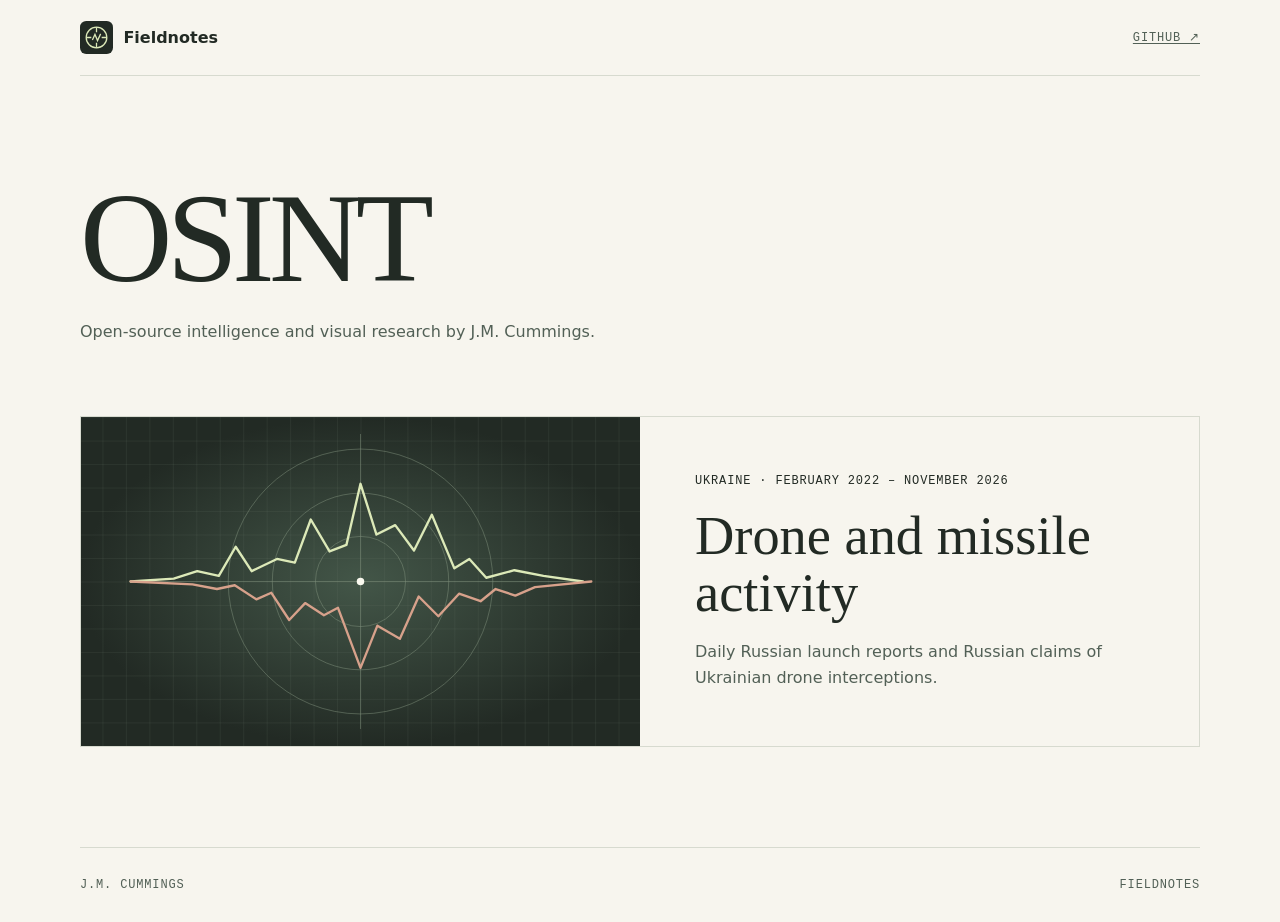
<file: docs/index.html>
<!doctype html>
<html lang="en">
<head>
  <meta charset="utf-8">
  <meta name="viewport" content="width=device-width, initial-scale=1">
  <meta name="description" content="Open-source intelligence and visual research by J.M. Cummings.">
  <meta name="theme-color" content="#f7f5ee">
  <title>OSINT · Fieldnotes</title>
  <link rel="icon" href="assets/mark.svg" type="image/svg+xml">
  <link rel="stylesheet" href="assets/site.css">
</head>
<body>
  <header class="top wrap">
    <a class="brand" href="./"><img src="assets/mark.svg" width="33" height="33" alt="">Fieldnotes</a>
    <a class="meta" href="https://github.com/jmcummings77/osint">GitHub ↗</a>
  </header>
  <main class="wrap">
    <section class="hero" aria-labelledby="page-title">
      <h1 id="page-title">OSINT</h1>
      <p>Open-source intelligence and visual research by J.M. Cummings.</p>
    </section>
    <a class="entry" href="ukraine-air-activity/">
      <div class="cover"><img src="assets/cover.svg" width="600" height="350" alt=""></div>
      <div class="entry-copy">
        <span class="meta">Ukraine · February 2022 – November 2026</span>
        <h2>Drone and missile activity</h2>
        <p>Daily Russian launch reports and Russian claims of Ukrainian drone interceptions.</p>
      </div>
    </a>
  </main>
  <footer class="foot wrap"><span>J.M. Cummings</span><span>Fieldnotes</span></footer>
</body>
</html>
</file>
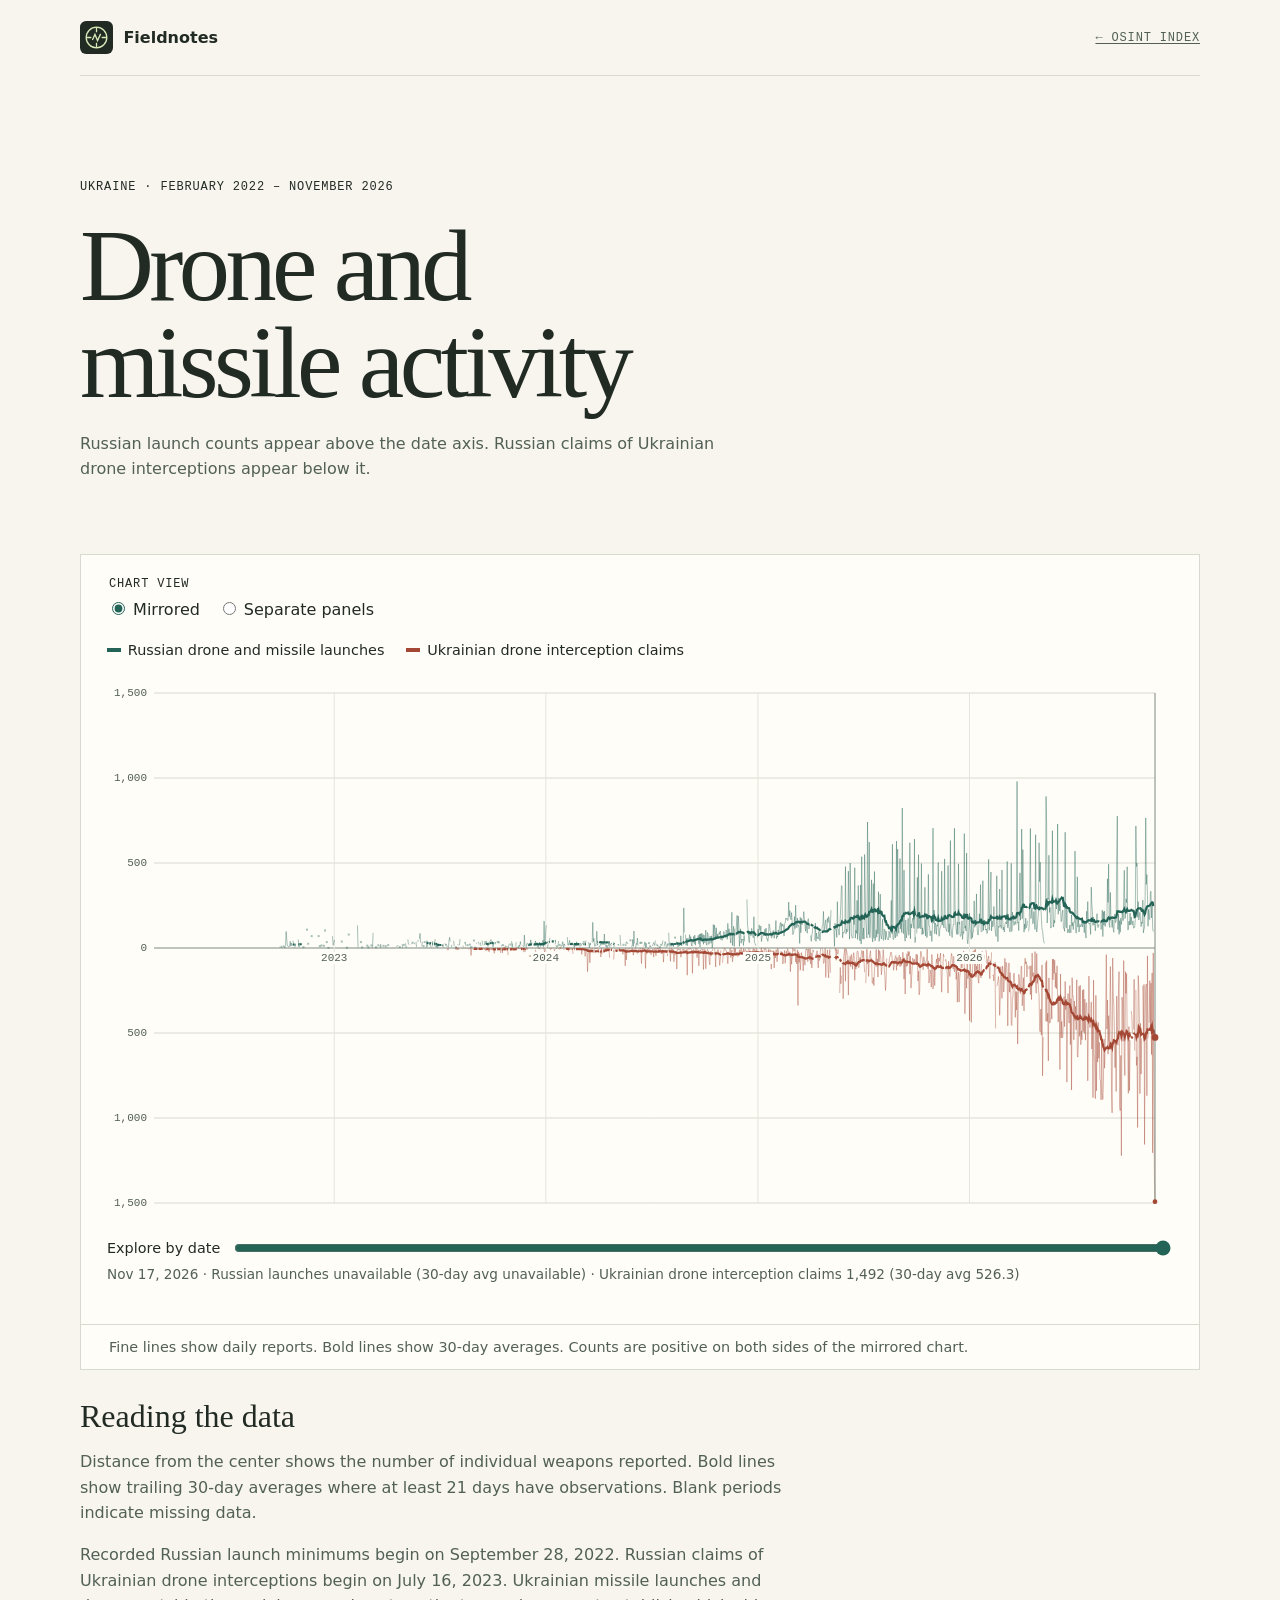
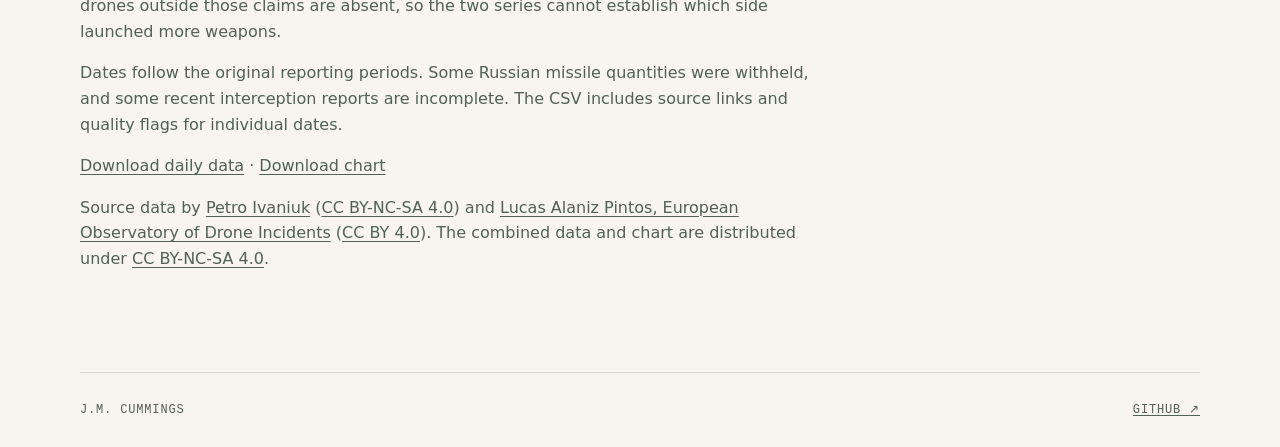
<file: docs/ukraine-air-activity/index.html>
<!doctype html>
<html lang="en">
<head>
  <meta charset="utf-8">
  <meta name="viewport" content="width=device-width, initial-scale=1">
  <meta name="description" content="Daily Russian launch reports and Russian claims of Ukrainian drone interceptions during the full-scale invasion of Ukraine.">
  <meta name="theme-color" content="#f7f5ee">
  <title>Drone and missile activity in Ukraine · Fieldnotes</title>
  <link rel="icon" href="../assets/mark.svg" type="image/svg+xml">
  <link rel="stylesheet" href="../assets/site.css">
  <script src="../assets/air-chart.js" defer></script>
</head>
<body>
  <header class="top wrap">
    <a class="brand" href="../"><img src="../assets/mark.svg" width="33" height="33" alt="">Fieldnotes</a>
    <a class="meta" href="../">← OSINT index</a>
  </header>
  <main class="wrap analysis">
    <header class="hero">
      <span class="meta">Ukraine · February 2022 – November 2026</span>
      <h1>Drone and missile activity</h1>
      <p>Russian launch counts appear above the date axis. Russian claims of Ukrainian drone interceptions appear below it.</p>
    </header>
    <figure class="chart" aria-labelledby="chart-description">
      <img data-static-chart src="daily_aerial_activity_mirrored.png" alt="Mirrored chart of daily Russian drone and missile launches and Russian claims of Ukrainian drone interceptions, with 30-day moving averages.">
      <div class="chart-interactive" data-air-chart hidden>
        <fieldset>
          <legend class="meta">Chart view</legend>
          <label><input type="radio" name="chart-view" value="mirrored" checked> Mirrored</label>
          <label><input type="radio" name="chart-view" value="panels"> Separate panels</label>
        </fieldset>
        <ul class="chart-key" aria-label="Chart legend">
          <li>Russian drone and missile launches</li>
          <li>Ukrainian drone interception claims</li>
        </ul>
        <canvas role="img" aria-label="Daily observations and 30-day moving averages. Use the date slider to read values."></canvas>
        <label class="date-label">Explore by date <input type="range" min="0" step="1"></label>
        <output></output>
      </div>
      <figcaption id="chart-description">Fine lines show daily reports. Bold lines show 30-day averages. Counts are positive on both sides of the mirrored chart.</figcaption>
    </figure>
    <section class="notes" aria-labelledby="methodology">
      <h2 id="methodology">Reading the data</h2>
      <p>Distance from the center shows the number of individual weapons reported. Bold lines show trailing 30-day averages where at least 21 days have observations. Blank periods indicate missing data.</p>
      <p>Recorded Russian launch minimums begin on September 28, 2022. Russian claims of Ukrainian drone interceptions begin on July 16, 2023. Ukrainian missile launches and drones outside those claims are absent, so the two series cannot establish which side launched more weapons.</p>
      <p>Dates follow the original reporting periods. Some Russian missile quantities were withheld, and some recent interception reports are incomplete. The CSV includes source links and quality flags for individual dates.</p>
      <p><a href="daily_aerial_activity_with_trends.csv" download>Download daily data</a> · <a href="daily_aerial_activity_mirrored.png" download>Download chart</a></p>
      <p>Source data by <a href="https://www.kaggle.com/datasets/piterfm/massive-missile-attacks-on-ukraine">Petro Ivaniuk</a> (<a href="https://creativecommons.org/licenses/by-nc-sa/4.0/">CC BY-NC-SA 4.0</a>) and <a href="https://doi.org/10.48320/F2CA4AE9-B2D3-4B0F-8F58-6CFBDE30D39F">Lucas Alaniz Pintos, European Observatory of Drone Incidents</a> (<a href="https://creativecommons.org/licenses/by/4.0/">CC BY 4.0</a>). The combined data and chart are distributed under <a href="https://creativecommons.org/licenses/by-nc-sa/4.0/">CC BY-NC-SA 4.0</a>.</p>
    </section>
  </main>
  <footer class="foot wrap"><span>J.M. Cummings</span><a href="https://github.com/jmcummings77/osint">GitHub ↗</a></footer>
</body>
</html>
</file>
<file: docs/assets/site.css>
:root {
  color-scheme: light;
  --paper: #f7f5ee;
  --ink: #222a24;
  --muted: #526056;
  --line: #d7dacf;
  --lime: #dce9b8;
  font-family: "Instrument Sans", system-ui, sans-serif;
  color: var(--ink);
  background: var(--paper);
}
* { box-sizing: border-box; }
body { margin: 0; }
a { color: inherit; text-underline-offset: .2em; }
a:focus-visible, button:focus-visible, summary:focus-visible { outline: 2px solid #3d6348; outline-offset: 5px; }
.wrap { width: min(1120px, calc(100% - 48px)); margin-inline: auto; }
.top, .foot { display: flex; align-items: center; justify-content: space-between; gap: 20px; }
.top { min-height: 76px; border-bottom: 1px solid var(--line); }
.brand { display: inline-flex; align-items: center; gap: .65rem; font-weight: 700; text-decoration: none; }
.brand img { width: 33px; height: 33px; }
.meta, .foot { font: .75rem/1.5 "IBM Plex Mono", ui-monospace, monospace; letter-spacing: .07em; text-transform: uppercase; }
.top > a:last-child, .foot { color: var(--muted); }
h1, h2 { font-family: "Instrument Serif", Georgia, serif; font-weight: 400; margin: 0; }
h1 { font-size: clamp(3.4rem, 10vw, 8rem); line-height: .94; letter-spacing: -.045em; }
h2 { font-size: clamp(2rem, 5vw, 3.4rem); line-height: 1.04; }
p { line-height: 1.6; }
.hero { padding: clamp(48px, 8vw, 110px) 0 clamp(32px, 6vw, 72px); }
.hero p { color: var(--muted); margin: 1.25rem 0 0; }
.hero .meta { display: block; margin-bottom: 22px; }
.entry { display: grid; grid-template-columns: minmax(0, 1fr) minmax(0, 1fr); min-height: 300px; border: 1px solid var(--line); text-decoration: none; }
.entry:hover h2 { text-decoration: underline; text-decoration-thickness: 1px; text-underline-offset: .16em; }
.entry-copy { padding: clamp(22px, 5vw, 55px); display: flex; flex-direction: column; gap: 18px; justify-content: center; }
.entry-copy p { margin: 0; color: var(--muted); }
.cover { position: relative; min-height: 235px; overflow: hidden; background: #222a24; display: grid; place-items: center; }
.cover img { width: 100%; height: 100%; max-height: 430px; object-fit: cover; }
.foot { margin-top: clamp(45px, 8vw, 100px); min-height: 75px; border-top: 1px solid var(--line); }
.analysis h1 { font-size: clamp(3.2rem, 8vw, 6.6rem); max-width: 13ch; }
.analysis .hero p { max-width: 64ch; }
.chart { border: 1px solid var(--line); background: #fffdf7; margin: 0; }
.chart img { display: block; width: 100%; height: auto; }
.chart figcaption { padding: 14px clamp(12px, 3vw, 28px); margin: 0; color: var(--muted); }
.chart figcaption { border-top: 1px solid var(--line); font-size: .9rem; }
.chart-interactive { padding: 20px clamp(10px, 3vw, 26px); }
.chart fieldset { border: 0; padding: 0; margin: 0 0 16px; }
.chart fieldset label { display: inline-block; padding: .4rem .8rem .4rem 0; }
.chart input { accent-color: #236456; }
.chart-key { list-style: none; display: flex; flex-wrap: wrap; gap: 8px 22px; margin: 0; padding: 0; font-size: .9rem; }
.chart-key li::before { content: ''; display: inline-block; width: .85rem; height: .2rem; margin: 0 .45rem .2rem 0; background: #236456; }
.chart-key li + li::before { background: #a44835; }
.chart canvas { display: block; width: 100%; height: clamp(350px, 58vw, 580px); }
.chart .date-label { display: flex; align-items: center; gap: 12px; font-size: .9rem; }
.chart input[type="range"] { flex: 1; min-width: 0; }
.chart output { display: block; min-height: 2.8em; margin-top: 8px; font-size: .85rem; color: var(--muted); }
.chart [hidden] { display: none; }
.notes { padding-top: 30px; max-width: 72ch; }
.notes h2 { font-size: 2rem; }
.notes p { color: var(--muted); }
@media (max-width: 620px) {
  .wrap { width: calc(100% - 30px); }
  .entry { grid-template-columns: 1fr; }
  .cover { min-height: 175px; }
}
</file>
